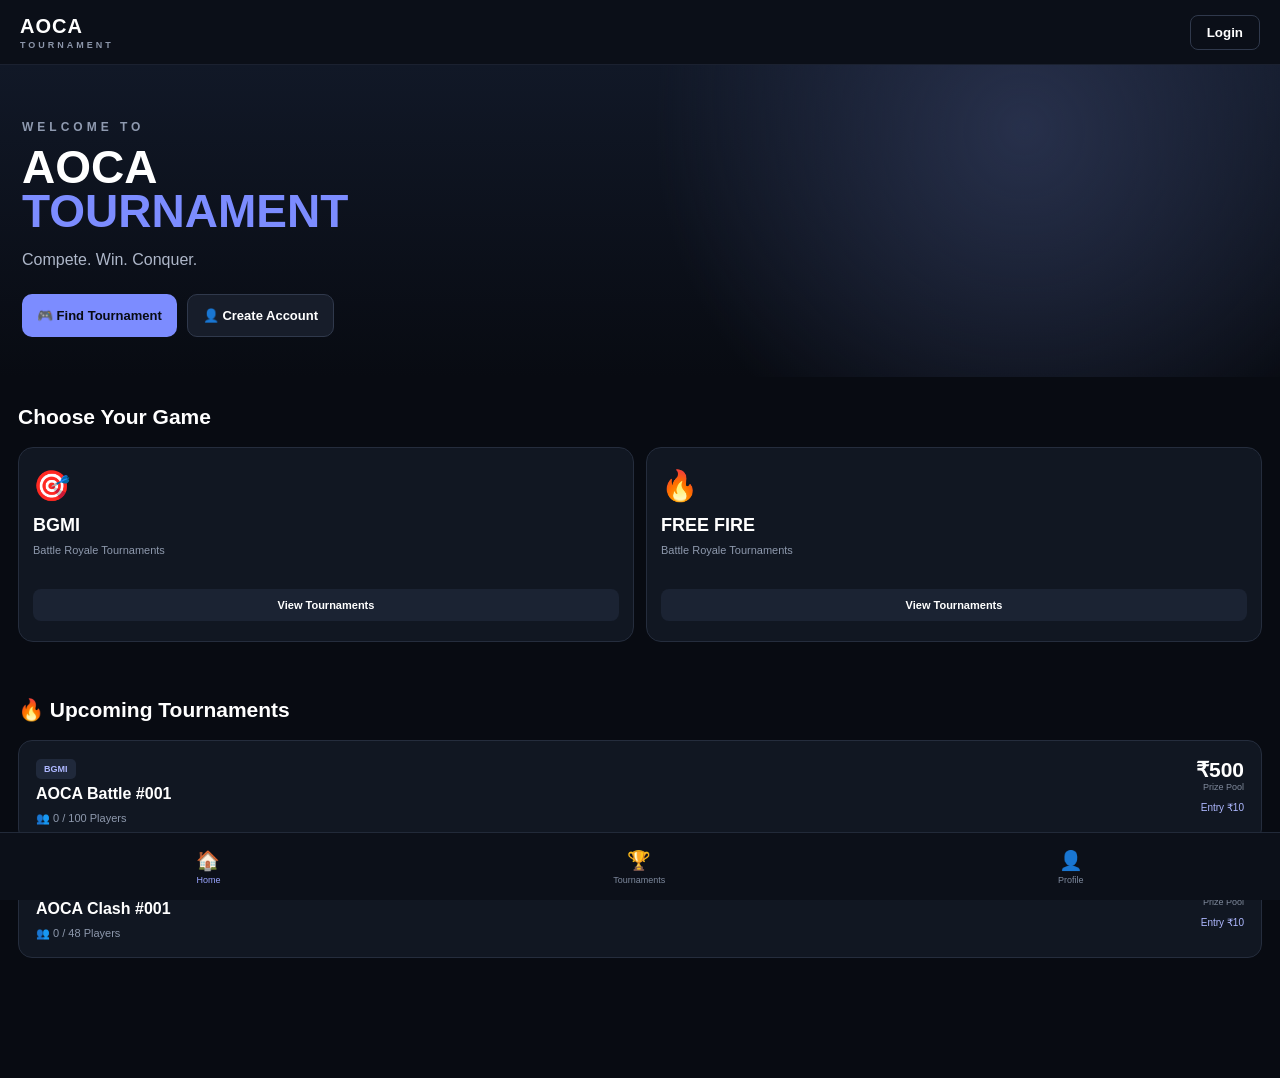
<file: index.html>
<!DOCTYPE html>
<html lang="en">
<head>
    
    <link rel="manifest" href="manifest.json">
<meta name="theme-color" content="#7c8cff">

    <meta charset="UTF-8">
    <meta name="viewport" content="width=device-width, initial-scale=1.0">

    <title>AOCA Tournament</title>

    <link rel="stylesheet" href="style.css">
</head>

<body>

<header class="topbar">

    <div class="logo">
        AOCA <span>TOURNAMENT</span>
    </div>

    <button
        class="login-btn"
        id="loginButton"
        type="button"
    >
        Login
    </button>

</header>


<main>

    <!-- HERO -->

    <section class="hero">

        <p class="small-title">
            WELCOME TO
        </p>

        <h1>
            AOCA<br>
            <span>TOURNAMENT</span>
        </h1>

        <p class="hero-text">
            Compete. Win. Conquer.
        </p>

        <div class="hero-buttons">

            <button
                class="primary-btn"
                id="findTournamentButton"
                type="button"
            >
                🎮 Find Tournament
            </button>

            <button
                class="secondary-btn"
                id="createAccountButton"
                type="button"
            >
                👤 Create Account
            </button>

        </div>

    </section>


    <!-- GAMES -->

    <section class="games">

        <h2>
            Choose Your Game
        </h2>

        <div class="game-container">


            <!-- BGMI -->

            <div class="game-card bgmi">

                <div class="game-icon">
                    🎯
                </div>

                <h3>
                    BGMI
                </h3>

                <p>
                    Battle Royale Tournaments
                </p>

                <button
                    type="button"
                    class="gameTournamentButton"
                    data-game="BGMI"
                >
                    View Tournaments
                </button>

            </div>


            <!-- FREE FIRE -->

            <div class="game-card freefire">

                <div class="game-icon">
                    🔥
                </div>

                <h3>
                    FREE FIRE
                </h3>

                <p>
                    Battle Royale Tournaments
                </p>

                <button
                    type="button"
                    class="gameTournamentButton"
                    data-game="Free Fire"
                >
                    View Tournaments
                </button>

            </div>

        </div>

    </section>


    <!-- UPCOMING -->

    <section class="upcoming">

        <h2>
            🔥 Upcoming Tournaments
        </h2>


        <div class="tournament-card">

            <div>

                <span class="game-label">
                    BGMI
                </span>

                <h3>
                    AOCA Battle #001
                </h3>

                <p>
                    👥 0 / 100 Players
                </p>

            </div>


            <div class="tournament-info">

                <strong>
                    ₹500
                </strong>

                <small>
                    Prize Pool
                </small>

                <span>
                    Entry ₹10
                </span>

            </div>

        </div>


        <div class="tournament-card">

            <div>

                <span class="game-label">
                    FREE FIRE
                </span>

                <h3>
                    AOCA Clash #001
                </h3>

                <p>
                    👥 0 / 48 Players
                </p>

            </div>


            <div class="tournament-info">

                <strong>
                    ₹300
                </strong>

                <small>
                    Prize Pool
                </small>

                <span>
                    Entry ₹10
                </span>

            </div>

        </div>

    </section>

</main>


<!-- BOTTOM NAV -->

<nav class="bottom-nav">

    <a href="index.html">
        🏠
        <span>
            Home
        </span>
    </a>

    <a href="tournaments.html">
        🏆
        <span>
            Tournaments
        </span>
    </a>

    <a href="profile.html">
        👤
        <span>
            Profile
        </span>
    </a>

</nav>


<script>

"use strict";


/* ==============================
   FIND TOURNAMENT
============================== */

const findButton =
    document.getElementById(
        "findTournamentButton"
    );


if (findButton) {

    findButton.addEventListener(
        "click",
        function () {

            window.location.href =
                "tournaments.html";

        }
    );

}


/* ==============================
   CREATE ACCOUNT
============================== */

const createAccountButton =
    document.getElementById(
        "createAccountButton"
    );


if (createAccountButton) {

    createAccountButton.addEventListener(
        "click",
        function () {

            window.location.href =
                "register.html";

        }
    );

}


/* ==============================
   LOGIN
============================== */

const loginButton =
    document.getElementById(
        "loginButton"
    );


if (loginButton) {

    loginButton.addEventListener(
        "click",
        function () {

            window.location.href =
                "login.html";

        }
    );

}


/* ==============================
   GAME TOURNAMENT BUTTONS
============================== */

const gameButtons =
    document.querySelectorAll(
        ".gameTournamentButton"
    );


gameButtons.forEach(
    function (button) {

        button.addEventListener(
            "click",
            function () {

                const game =
                    button.dataset.game ||
                    "";


                /*
                 * Save selected game so
                 * tournaments.html can
                 * optionally filter it.
                 */

                localStorage.setItem(
                    "selectedGame",
                    game
                );


                window.location.href =
                    "tournaments.html";

            }
        );

    }
);


/* ==============================
   UPCOMING TOURNAMENT CARDS
============================== */

const tournamentCards =
    document.querySelectorAll(
        ".tournament-card"
    );


tournamentCards.forEach(
    function (card) {

        card.style.cursor =
            "pointer";


        card.addEventListener(
            "click",
            function () {

                window.location.href =
                    "tournaments.html";

            }
        );

    }
);


console.log(
    "AOCA INDEX PAGE READY 🏆"
);

</script>

<script>
if ("serviceWorker" in navigator) {
    window.addEventListener("load", function () {
        navigator.serviceWorker.register(
            "/aoca-tournament/pwabuilder-sw.js",
            {
                scope: "/aoca-tournament/"
            }
        ).then(function () {
            console.log("AOCA Service Worker registered");
        }).catch(function (error) {
            console.error("AOCA Service Worker error:", error);
        });
    });
}
</script>
    
</body>
</html>
</file>
<file: style.css>
* {
    margin: 0;
    padding: 0;
    box-sizing: border-box;
}

body {
    font-family: Arial, sans-serif;
    background: #080b12;
    color: #ffffff;
    min-height: 100vh;
    padding-bottom: 80px;
}

/* TOP BAR */

.topbar {
    height: 65px;
    display: flex;
    align-items: center;
    justify-content: space-between;
    padding: 0 20px;
    border-bottom: 1px solid #1b2130;
    background: #0b0f18;
}

.logo {
    font-size: 20px;
    font-weight: 900;
    letter-spacing: 1px;
}

.logo span {
    display: block;
    font-size: 9px;
    color: #8c96aa;
    letter-spacing: 3px;
    margin-top: 2px;
}

.login-btn {
    background: transparent;
    color: #ffffff;
    border: 1px solid #30394c;
    border-radius: 8px;
    padding: 9px 16px;
    font-weight: bold;
}

/* HERO */

.hero {
    padding: 55px 22px 40px;
    background:
        radial-gradient(circle at 80% 20%, #27304b 0%, transparent 35%),
        linear-gradient(180deg, #111827 0%, #080b12 100%);
}

.small-title {
    color: #8f9ab0;
    font-size: 12px;
    letter-spacing: 4px;
    font-weight: bold;
}

.hero h1 {
    font-size: 46px;
    line-height: 0.95;
    margin: 12px 0;
    font-weight: 900;
}

.hero h1 span {
    color: #7c8cff;
}

.hero-text {
    color: #aeb7c9;
    margin: 18px 0 25px;
    font-size: 16px;
}

.hero-buttons {
    display: flex;
    gap: 10px;
}

.primary-btn,
.secondary-btn {
    border: none;
    border-radius: 10px;
    padding: 13px 15px;
    font-weight: bold;
    font-size: 13px;
}

.primary-btn {
    background: #7c8cff;
    color: #080b12;
}

.secondary-btn {
    background: #171d2a;
    color: white;
    border: 1px solid #30394c;
}

/* SECTIONS */

.games,
.upcoming {
    padding: 28px 18px;
}

h2 {
    font-size: 21px;
    margin-bottom: 18px;
}

/* GAME CARDS */

.game-container {
    display: grid;
    grid-template-columns: 1fr 1fr;
    gap: 12px;
}

.game-card {
    padding: 20px 14px;
    border-radius: 15px;
    border: 1px solid #252d3d;
    background: #111722;
}

.game-card h3 {
    margin: 12px 0 7px;
    font-size: 18px;
}

.game-card p {
    color: #8e99ad;
    font-size: 11px;
    line-height: 1.4;
    min-height: 31px;
}

.game-icon {
    font-size: 30px;
}

.game-card button {
    margin-top: 15px;
    width: 100%;
    padding: 10px 5px;
    border: none;
    border-radius: 8px;
    background: #1b2333;
    color: white;
    font-size: 11px;
    font-weight: bold;
}

/* TOURNAMENT CARDS */

.tournament-card {
    background: #111722;
    border: 1px solid #252d3d;
    border-radius: 14px;
    padding: 17px;
    margin-bottom: 12px;
    display: flex;
    justify-content: space-between;
    gap: 12px;
}

.tournament-card h3 {
    margin: 9px 0;
    font-size: 16px;
}

.tournament-card p {
    color: #8e99ad;
    font-size: 11px;
}

.game-label {
    font-size: 9px;
    background: #20293b;
    color: #aeb8ff;
    padding: 5px 8px;
    border-radius: 5px;
    font-weight: bold;
}

.tournament-info {
    text-align: right;
    display: flex;
    flex-direction: column;
    align-items: flex-end;
}

.tournament-info strong {
    font-size: 21px;
}

.tournament-info small {
    color: #7f899b;
    font-size: 9px;
}

.tournament-info span {
    margin-top: 10px;
    font-size: 10px;
    color: #aeb8ff;
}

/* BOTTOM NAV */

.bottom-nav {
    position: fixed;
    bottom: 0;
    left: 0;
    right: 0;
    height: 68px;
    background: #0c1019;
    border-top: 1px solid #222a39;
    display: flex;
    justify-content: space-around;
    align-items: center;
    z-index: 100;
}

.bottom-nav a {
    text-decoration: none;
    color: #7e899d;
    font-size: 19px;
    text-align: center;
}

.bottom-nav a span {
    display: block;
    font-size: 9px;
    margin-top: 3px;
}

.bottom-nav a:first-child {
    color: #9aa5ff;
}
/* =================================
   TOURNAMENT PAGE
================================= */

.tournament-page {
    padding: 30px 18px 90px;
}

.page-heading {
    margin-bottom: 25px;
}

.page-heading h1 {
    font-size: 34px;
    margin-top: 8px;
}


/* GAME FILTER */

.filters {
    display: flex;
    gap: 8px;
    overflow-x: auto;
    padding-bottom: 5px;
    margin-bottom: 15px;
}

.filter {
    flex-shrink: 0;
    border: 1px solid #293246;
    background: #111722;
    color: #9aa5b8;
    padding: 10px 15px;
    border-radius: 9px;
    font-weight: bold;
}

.filter.active {
    background: #7c8cff;
    color: #080b12;
    border-color: #7c8cff;
}


/* STATUS */

.status-filters {
    display: flex;
    gap: 18px;
    border-bottom: 1px solid #202838;
    margin-bottom: 20px;
}

.status {
    border: none;
    background: transparent;
    color: #778196;
    padding: 10px 0;
    font-weight: bold;
    border-bottom: 2px solid transparent;
}

.status.active {
    color: white;
    border-bottom-color: #7c8cff;
}


/* TOURNAMENT CARD */

.tournament-item {
    background: #111722;
    border: 1px solid #252d3d;
    border-radius: 15px;
    padding: 17px;
    margin-bottom: 14px;
}

.tournament-top {
    display: flex;
    justify-content: space-between;
    align-items: center;
}

.upcoming-label,
.live-label {
    font-size: 9px;
    font-weight: bold;
}

.upcoming-label {
    color: #8f9cff;
}

.live-label {
    color: #ff6464;
}

.tournament-item h2 {
    font-size: 19px;
    margin: 15px 0;
}


/* DETAILS */

.tournament-details {
    display: grid;
    grid-template-columns: repeat(3, 1fr);
    gap: 8px;
    border-top: 1px solid #202838;
    border-bottom: 1px solid #202838;
    padding: 15px 0;
}

.tournament-details div {
    display: flex;
    flex-direction: column;
}

.tournament-details small {
    color: #707b90;
    font-size: 8px;
    margin-bottom: 5px;
}

.tournament-details strong {
    font-size: 14px;
}


/* CARD BOTTOM */

.tournament-bottom {
    display: flex;
    justify-content: space-between;
    align-items: center;
    margin-top: 15px;
}

.tournament-bottom span {
    color: #7e899d;
    font-size: 10px;
}

.join-btn {
    border: none;
    background: #7c8cff;
    color: #080b12;
    padding: 10px 15px;
    border-radius: 8px;
    font-weight: bold;
}


/* EMPTY */

#emptyMessage {
    display: none;
    text-align: center;
    padding: 60px 20px;
    color: #7e899d;
}

#emptyMessage div {
    font-size: 45px;
    margin-bottom: 15px;
}

#emptyMessage h2 {
    color: white;
    margin-bottom: 8px;
}

#emptyMessage p {
    font-size: 13px;
}


/* ACTIVE NAV */

.active-nav {
    color: #9aa5ff !important;
}
/* =================================
   TOURNAMENT DETAILS
================================= */

.details-page {
    padding: 25px 18px 120px;
}

.back-btn {
    border: none;
    background: transparent;
    color: #9ba6bb;
    font-size: 14px;
    padding: 5px 0;
    margin-bottom: 25px;
}

.details-game {
    display: inline-block;
    background: #20293b;
    color: #aeb8ff;
    padding: 8px 12px;
    border-radius: 7px;
    font-size: 11px;
    font-weight: bold;
}

.details-page h1 {
    font-size: 32px;
    margin-top: 15px;
    margin-bottom: 7px;
}

.details-subtitle {
    color: #7f899d;
    margin-bottom: 25px;
}


/* MAIN STATS */

.main-stats {
    display: grid;
    grid-template-columns: repeat(3, 1fr);
    background: #111722;
    border: 1px solid #252d3d;
    border-radius: 15px;
    padding: 18px 10px;
    margin-bottom: 18px;
}

.main-stats div {
    text-align: center;
    display: flex;
    flex-direction: column;
    gap: 7px;
}

.main-stats small {
    color: #737e92;
    font-size: 8px;
}

.main-stats strong {
    font-size: 18px;
}


/* INFO BOX */

.info-box {
    background: #111722;
    border: 1px solid #252d3d;
    border-radius: 15px;
    padding: 18px;
    margin-bottom: 15px;
}

.info-box h2 {
    font-size: 17px;
    margin-bottom: 18px;
}


/* INFO ROW */

.info-row,
.prize-row {
    display: flex;
    justify-content: space-between;
    align-items: center;
    padding: 12px 0;
    border-bottom: 1px solid #202838;
    font-size: 13px;
}

.info-row:last-child,
.prize-row:last-child {
    border-bottom: none;
}

.info-row span,
.prize-row span {
    color: #7f899d;
}

.info-row strong,
.prize-row strong {
    color: white;
}

.status-open {
    color: #76d99b !important;
}


/* RULES */

.rules {
    padding-left: 20px;
    color: #9ba6bb;
}

.rules li {
    margin-bottom: 12px;
    font-size: 12px;
    line-height: 1.5;
}


/* JOIN SECTION */

.join-section {
    position: fixed;
    bottom: 0;
    left: 0;
    right: 0;

    background: #0c1019;
    border-top: 1px solid #252d3d;

    padding: 12px 18px;

    display: flex;
    align-items: center;
    justify-content: space-between;

    z-index: 200;
}

.join-section div {
    display: flex;
    flex-direction: column;
    gap: 3px;
}

.join-section span {
    color: #7f899d;
    font-size: 10px;
}

.join-section strong {
    font-size: 20px;
}

#joinTournamentBtn {
    border: none;
    background: #7c8cff;
    color: #080b12;
    padding: 13px 17px;
    border-radius: 9px;
    font-weight: 900;
    font-size: 12px;
}
/* =================================
   REGISTRATION PAGE
================================= */

.register-page {
    padding: 25px 18px 50px;
}

.register-page h1 {
    font-size: 32px;
    margin: 10px 0;
}

.register-subtitle {
    color: #7f899d;
    font-size: 13px;
    margin-bottom: 22px;
}


/* TOURNAMENT SUMMARY */

.register-tournament-card {
    background: #111722;
    border: 1px solid #252d3d;
    border-radius: 14px;
    padding: 17px;
    display: flex;
    align-items: center;
    justify-content: space-between;
    margin-bottom: 25px;
}

.register-tournament-card span {
    color: #aeb8ff;
    font-size: 11px;
    font-weight: bold;
}

.register-tournament-card h2 {
    margin-top: 8px;
    font-size: 17px;
}

.register-tournament-card strong {
    font-size: 21px;
}


/* FORM */

.form-group {
    margin-bottom: 19px;
}

.form-group > label {
    display: block;
    color: #b2bac9;
    font-size: 12px;
    font-weight: bold;
    margin-bottom: 8px;
}

.form-group input[type="text"],
.form-group input[type="tel"] {
    width: 100%;
    height: 48px;
    padding: 0 14px;

    background: #111722;
    border: 1px solid #293246;
    border-radius: 10px;

    color: white;
    font-size: 14px;
    outline: none;
}

.form-group input:focus {
    border-color: #7c8cff;
}

.form-group input::placeholder {
    color: #596477;
}


/* PARTICIPATION */

.participation-options {
    display: grid;
    grid-template-columns: 1fr 1fr;
    gap: 10px;
}

.option-card {
    background: #111722;
    border: 1px solid #293246;
    border-radius: 10px;
    padding: 14px;
    color: #aeb8c9;
    font-size: 13px;
}

.option-card input {
    margin-right: 7px;
}

.option-card:has(input:checked) {
    border-color: #7c8cff;
    color: white;
}


/* TERMS */

.terms {
    display: flex;
    gap: 10px;
    align-items: flex-start;
    margin: 24px 0;

    color: #7f899d;
    font-size: 11px;
    line-height: 1.5;
}

.terms input {
    margin-top: 3px;
}


/* CONTINUE */

.continue-btn {
    width: 100%;
    height: 52px;

    border: none;
    border-radius: 10px;

    background: #7c8cff;
    color: #080b12;

    font-size: 14px;
    font-weight: 900;
}
</file>
